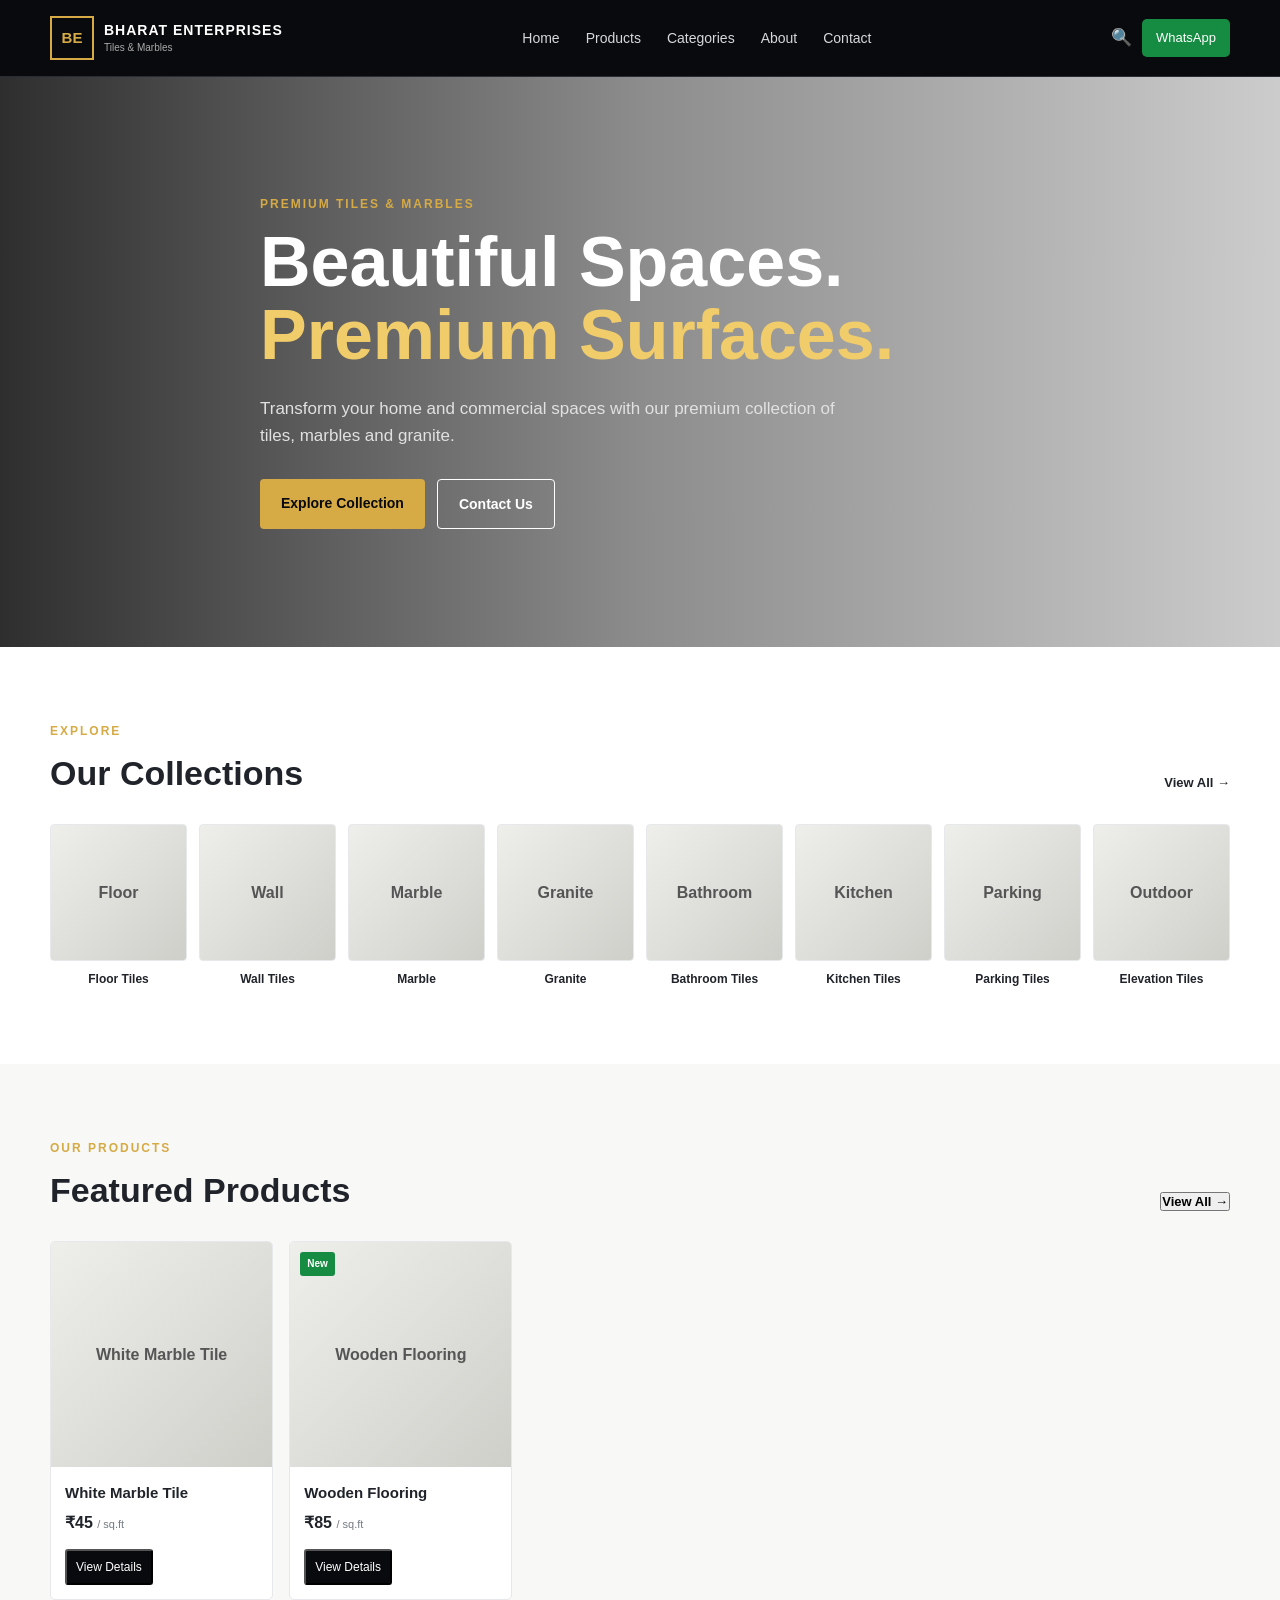
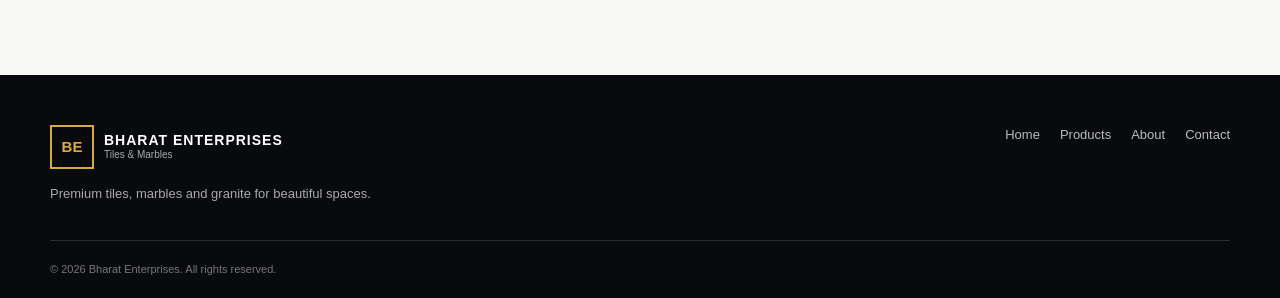
<file: index.html>
<!DOCTYPE html>
<html lang="en">
<head>
  <meta charset="UTF-8">
  <meta name="viewport" content="width=device-width, initial-scale=1.0">

  <title>Bharat Enterprises | Tiles & Marbles</title>
  <meta
    name="description"
    content="Bharat Enterprises - Premium Tiles, Marbles, Granite and more."
  >

  <link rel="stylesheet" href="src/style.css">
</head>

<body>

  <!-- HEADER -->
  <header class="header">
    <div class="container nav">

      <a href="#" class="logo">
        <span class="logo-mark">BE</span>

        <span class="logo-text">
          <strong>BHARAT ENTERPRISES</strong>
          <small>Tiles & Marbles</small>
        </span>
      </a>

      <nav class="nav-links">
        <a href="#home">Home</a>
        <a href="#products">Products</a>
        <a href="#categories">Categories</a>
        <a href="#about">About</a>
        <a href="#contact">Contact</a>
      </nav>

      <div class="nav-actions">
        <button class="icon-btn" aria-label="Search">
          🔍
        </button>

        <a href="#" class="whatsapp-btn">
          WhatsApp
        </a>
      </div>

    </div>
  </header>


  <!-- HERO -->
  <main>

    <section class="hero" id="home">

      <div class="hero-overlay"></div>

      <div class="container hero-content">

        <p class="eyebrow">
          PREMIUM TILES & MARBLES
        </p>

        <h1>
          Beautiful Spaces.<br>
          <span>Premium Surfaces.</span>
        </h1>

        <p class="hero-description">
          Transform your home and commercial spaces with our premium
          collection of tiles, marbles and granite.
        </p>

        <div class="hero-buttons">
          <a href="#products" class="btn btn-primary">
            Explore Collection
          </a>

          <a href="#contact" class="btn btn-dark">
            Contact Us
          </a>
        </div>

      </div>
    </section>


    <!-- CATEGORIES -->
    <section class="section" id="categories">

      <div class="container">

        <div class="section-heading">
          <div>
            <p class="eyebrow">EXPLORE</p>
            <h2>Our Collections</h2>
          </div>

          <a href="#products" class="view-all">
            View All →
          </a>
        </div>


        <div class="category-grid">

          <article class="category-card">
            <div class="category-image placeholder">
              Floor
            </div>
            <h3>Floor Tiles</h3>
          </article>

          <article class="category-card">
            <div class="category-image placeholder">
              Wall
            </div>
            <h3>Wall Tiles</h3>
          </article>

          <article class="category-card">
            <div class="category-image placeholder">
              Marble
            </div>
            <h3>Marble</h3>
          </article>

          <article class="category-card">
            <div class="category-image placeholder">
              Granite
            </div>
            <h3>Granite</h3>
          </article>

          <article class="category-card">
            <div class="category-image placeholder">
              Bathroom
            </div>
            <h3>Bathroom Tiles</h3>
          </article>

          <article class="category-card">
            <div class="category-image placeholder">
              Kitchen
            </div>
            <h3>Kitchen Tiles</h3>
          </article>

          <article class="category-card">
            <div class="category-image placeholder">
              Parking
            </div>
            <h3>Parking Tiles</h3>
          </article>

          <article class="category-card">
            <div class="category-image placeholder">
              Outdoor
            </div>
            <h3>Elevation Tiles</h3>
          </article>

        </div>

      </div>

    </section>


    <!-- FEATURED PRODUCTS -->
    <section class="section products-section" id="products">

      <div class="container">

        <div class="section-heading">
          <div>
            <p class="eyebrow">OUR PRODUCTS</p>
            <h2>Featured Products</h2>
          </div>

          <button type="button" class="view-all" onclick="showAllProducts(); return false;">
            View All →
          </button>
        </div>


        <div class="product-grid" id="publicProductGrid">
        </div>

      </div>

    </section>

  </main>


  <!-- FOOTER -->
  <footer class="footer">

    <div class="container footer-content">

      <div>
        <div class="footer-logo">
          <span class="logo-mark">BE</span>

          <span>
            <strong>BHARAT ENTERPRISES</strong>
            <small>Tiles & Marbles</small>
          </span>
        </div>

        <p>
          Premium tiles, marbles and granite for beautiful spaces.
        </p>
      </div>


      <div class="footer-links">

        <a href="#home">Home</a>
        <a href="#products">Products</a>
        <a href="#about">About</a>
        <a href="#contact">Contact</a>

      </div>

    </div>


    <div class="container copyright">
      © 2026 Bharat Enterprises. All rights reserved.
    </div>

  </footer>


  <script src="src/app.js"></script>

</body>
</html>
</file>
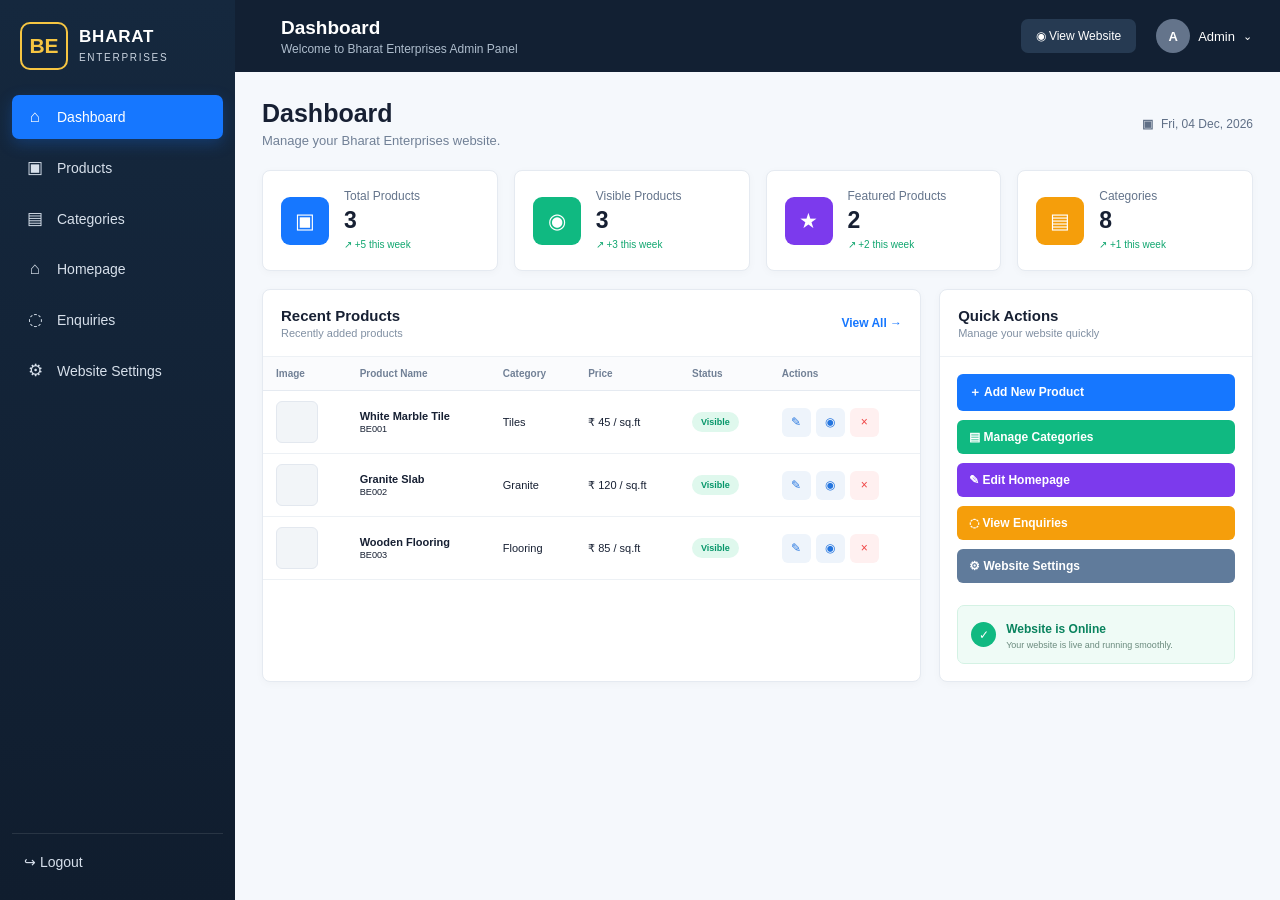
<file: admin/index.html>
<!DOCTYPE html>
<html lang="en">
<head>
  <meta charset="UTF-8">
  <meta name="viewport" content="width=device-width, initial-scale=1.0">
  <title>Bharat Enterprises — Admin Panel</title>
  <link rel="stylesheet" href="style.css">
</head>

<body>

<div class="admin-layout">

  <!-- SIDEBAR -->
  <aside class="sidebar" id="sidebar">

    <div class="brand">
      <div class="brand-logo">BE</div>
      <div>
        <h2>BHARAT</h2>
        <span>ENTERPRISES</span>
      </div>
    </div>

    <nav class="navigation">

      <button class="nav-link active" data-section="dashboard">
        <span>⌂</span> Dashboard
      </button>

      <button class="nav-link" data-section="products">
        <span>▣</span> Products
      </button>

      <button class="nav-link" data-section="categories">
        <span>▤</span> Categories
      </button>

      <button class="nav-link" data-section="homepage">
        <span>⌂</span> Homepage
      </button>

      <button class="nav-link" data-section="enquiries">
        <span>◌</span> Enquiries
      </button>

      <button class="nav-link" data-section="settings">
        <span>⚙</span> Website Settings
      </button>

    </nav>

    <button class="logout-btn" onclick="logout()">
      <span>↪</span> Logout
    </button>

  </aside>


  <!-- MAIN -->
  <main class="main-content">

    <!-- TOPBAR -->
    <header class="topbar">

      <button class="menu-button" onclick="toggleSidebar()">☰</button>

      <div class="top-title">
        <h1 id="pageTitle">Dashboard</h1>
        <p id="pageSubtitle">Welcome to Bharat Enterprises Admin Panel</p>
      </div>

      <div class="top-actions">

        <a href="../index.html" target="_blank" class="view-website">
          ◉ View Website
        </a>

        <div class="admin-user">
          <div class="admin-avatar">A</div>
          <span>Admin</span>
          <small>⌄</small>
        </div>

      </div>

    </header>


    <!-- DASHBOARD -->
    <section class="page-section active" id="dashboard">

      <div class="page-heading">
        <div>
          <h2>Dashboard</h2>
          <p>Manage your Bharat Enterprises website.</p>
        </div>

        <div class="date-box">
          <strong>▣</strong>
          <span id="currentDate"></span>
        </div>
      </div>


      <!-- STATS -->
      <div class="stats-grid">

        <div class="stat-card blue">
          <div class="stat-icon">▣</div>
          <div>
            <span>Total Products</span>
            <strong id="totalProducts">0</strong>
            <small>↗ +5 this week</small>
          </div>
        </div>

        <div class="stat-card green">
          <div class="stat-icon">◉</div>
          <div>
            <span>Visible Products</span>
            <strong id="visibleProducts">0</strong>
            <small>↗ +3 this week</small>
          </div>
        </div>

        <div class="stat-card purple">
          <div class="stat-icon">★</div>
          <div>
            <span>Featured Products</span>
            <strong id="featuredProducts">0</strong>
            <small>↗ +2 this week</small>
          </div>
        </div>

        <div class="stat-card orange">
          <div class="stat-icon">▤</div>
          <div>
            <span>Categories</span>
            <strong id="totalCategories">0</strong>
            <small>↗ +1 this week</small>
          </div>
        </div>

      </div>


      <div class="dashboard-grid">

        <!-- RECENT PRODUCTS -->
        <div class="content-card large-card">

          <div class="card-header">
            <div>
              <h3>Recent Products</h3>
              <p>Recently added products</p>
            </div>

            <button class="text-button" onclick="openSection('products')">
              View All →
            </button>
          </div>

          <div class="table-wrapper">

            <table>

              <thead>
                <tr>
                  <th>Image</th>
                  <th>Product Name</th>
                  <th>Category</th>
                  <th>Price</th>
                  <th>Status</th>
                  <th>Actions</th>
                </tr>
              </thead>

              <tbody id="recentProducts"></tbody>

            </table>

          </div>

        </div>


        <!-- QUICK ACTIONS -->
        <div class="content-card quick-card">

          <div class="card-header">
            <div>
              <h3>Quick Actions</h3>
              <p>Manage your website quickly</p>
            </div>
          </div>

          <div class="quick-actions">

            <button class="quick blue-btn" onclick="openProductModal()">
              ＋ Add New Product
            </button>

            <button class="quick green-btn" onclick="openSection('categories')">
              ▤ Manage Categories
            </button>

            <button class="quick purple-btn" onclick="openSection('homepage')">
              ✎ Edit Homepage
            </button>

            <button class="quick orange-btn" onclick="openSection('enquiries')">
              ◌ View Enquiries
            </button>

            <button class="quick gray-btn" onclick="openSection('settings')">
              ⚙ Website Settings
            </button>

          </div>


          <div class="online-box">
            <div class="online-icon">✓</div>
            <div>
              <strong>Website is Online</strong>
              <p>Your website is live and running smoothly.</p>
            </div>
          </div>

        </div>

      </div>

    </section>


    <!-- PRODUCTS -->
    <section class="page-section" id="products">

      <div class="page-heading">
        <div>
          <h2>Products</h2>
          <p>Manage your tiles, marble and granite products.</p>
        </div>

        <button class="primary-button" onclick="openProductModal()">
          ＋ Add Product
        </button>
      </div>


      <div class="filter-bar">

        <input
          type="search"
          id="productSearch"
          placeholder="⌕ Search products..."
        >

        <select id="productCategoryFilter">
          <option value="">All Categories</option>
        </select>

        <select id="productStatusFilter">
          <option value="">All Status</option>
          <option value="visible">Visible</option>
          <option value="hidden">Hidden</option>
        </select>

      </div>


      <div class="content-card">

        <div class="table-wrapper">

          <table>

            <thead>
              <tr>
                <th>Photo</th>
                <th>Product Name</th>
                <th>Category</th>
                <th>Price</th>
                <th>Status</th>
                <th>Actions</th>
              </tr>
            </thead>

            <tbody id="productsTable"></tbody>

          </table>

        </div>

      </div>

    </section>


    <!-- CATEGORIES -->
    <section class="page-section" id="categories">

      <div class="page-heading">
        <div>
          <h2>Categories</h2>
          <p>Manage product categories.</p>
        </div>

        <button class="primary-button" onclick="addCategoryPrompt()">
          ＋ Add Category
        </button>
      </div>


      <div class="content-card">

        <div class="category-grid" id="categoriesList"></div>

      </div>

    </section>


    <!-- HOMEPAGE -->
    <section class="page-section" id="homepage">

      <div class="page-heading">
        <div>
          <h2>Homepage</h2>
          <p>Control what appears on your homepage.</p>
        </div>
      </div>


      <div class="settings-grid">

        <div class="content-card">

          <div class="card-header">
            <div>
              <h3>Hero Section</h3>
              <p>Main homepage banner</p>
            </div>
          </div>

          <label>Heading</label>
          <input type="text" id="heroHeading">

          <label>Description</label>
          <textarea id="heroDescription"></textarea>

          <label>Hero Image</label>

          <div class="upload-area">

            <input
              type="file"
              id="heroImageFile"
              accept="image/*"
            >

            <label for="heroImageFile">
              📷 Change Image
            </label>

            <img id="heroImagePreview" alt="Hero Preview">

          </div>

          <input type="hidden" id="heroImage">

          <button class="primary-button" onclick="saveHomepage()">
            Save Changes
          </button>

        </div>


        <div class="content-card">

          <div class="card-header">
            <div>
              <h3>Display Settings</h3>
              <p>Control homepage sections</p>
            </div>
          </div>


          <div class="toggle-row">

            <div>
              <strong>Show Categories</strong>
              <p>Display categories on homepage.</p>
            </div>

            <label class="switch">
              <input type="checkbox" id="showCategories">
              <span></span>
            </label>

          </div>


          <div class="toggle-row">

            <div>
              <strong>Show Featured Products</strong>
              <p>Display featured products.</p>
            </div>

            <label class="switch">
              <input type="checkbox" id="showFeatured">
              <span></span>
            </label>

          </div>


          <div class="toggle-row">

            <div>
              <strong>Show About Section</strong>
              <p>Display about section.</p>
            </div>

            <label class="switch">
              <input type="checkbox" id="showAbout">
              <span></span>
            </label>

          </div>

        </div>

      </div>

    </section>


    <!-- ENQUIRIES -->
    <section class="page-section" id="enquiries">

      <div class="page-heading">
        <div>
          <h2>Enquiries</h2>
          <p>Customer enquiries from your website.</p>
        </div>
      </div>


      <div class="content-card empty-state">

        <div class="empty-icon">◌</div>

        <h3>No enquiries yet</h3>

        <p>
          Customer enquiries will appear here.
        </p>

      </div>

    </section>


    <!-- SETTINGS -->
    <section class="page-section" id="settings">

      <div class="page-heading">
        <div>
          <h2>Website Settings</h2>
          <p>Manage your business information and website options.</p>
        </div>
      </div>


      <div class="settings-grid">

        <div class="content-card">

          <div class="card-header">
            <div>
              <h3>Business Information</h3>
              <p>Your shop information</p>
            </div>
          </div>

          <label>Shop Name</label>
          <input type="text" id="shopName">

          <label>Tagline</label>
          <input type="text" id="tagline">

          <label>Phone</label>
          <input type="text" id="phone">

          <label>WhatsApp</label>
          <input type="text" id="whatsapp">

          <label>Address</label>
          <textarea id="address"></textarea>

          <label>Opening Hours</label>
          <input type="text" id="openingHours">

          <label>Email</label>
          <input type="email" id="email">

        </div>


        <div class="content-card">

          <div class="card-header">
            <div>
              <h3>Website Options</h3>
              <p>Control website behaviour</p>
            </div>
          </div>


          <div class="toggle-row">

            <div>
              <strong>Website Online</strong>
              <p>Show website to customers.</p>
            </div>

            <label class="switch">
              <input type="checkbox" id="websiteOnline">
              <span></span>
            </label>

          </div>


          <div class="toggle-row">

            <div>
              <strong>WhatsApp Button</strong>
              <p>Show WhatsApp button.</p>
            </div>

            <label class="switch">
              <input type="checkbox" id="whatsappButton">
              <span></span>
            </label>

          </div>


          <div class="toggle-row">

            <div>
              <strong>Product Prices</strong>
              <p>Show prices to customers.</p>
            </div>

            <label class="switch">
              <input type="checkbox" id="productPrices">
              <span></span>
            </label>

          </div>


          <button class="primary-button" onclick="saveSettings()">
            Save Settings
          </button>

        </div>

      </div>

    </section>

  </main>

</div>


<!-- PRODUCT MODAL -->
<div class="modal" id="productModal">

  <div class="modal-box">

    <div class="modal-header">

      <div>
        <h2 id="modalTitle">Add Product</h2>
        <p>Add product details and photo.</p>
      </div>

      <button class="close-modal" onclick="closeProductModal()">×</button>

    </div>


    <form id="productForm">

      <input type="hidden" id="productId">

      <div class="product-form-layout">

        <div class="product-fields">

          <label>Product Name *</label>
          <input type="text" id="productName" required>


          <label>Category *</label>
          <select id="productCategory" required></select>


          <div class="two-columns">

            <div>
              <label>Price</label>
              <input type="number" id="productPrice">
            </div>

            <div>
              <label>Unit</label>
              <select id="productUnit">
                <option value="sq.ft">sq.ft</option>
                <option value="piece">piece</option>
                <option value="box">box</option>
                <option value="sq.m">sq.m</option>
              </select>
            </div>

          </div>


          <div class="two-columns">

            <div>
              <label>Size</label>
              <input type="text" id="productSize" placeholder="e.g. 4 × 2 ft">
            </div>

            <div>
              <label>Finish</label>
              <input type="text" id="productFinish" placeholder="e.g. Glossy">
            </div>

          </div>


          <div class="two-columns">

            <div>
              <label>Color</label>
              <input type="text" id="productColor">
            </div>

            <div>
              <label>Material</label>
              <input type="text" id="productMaterial">
            </div>

          </div>


          <label>Product Code</label>
          <input type="text" id="productCode">


          <label>Description</label>
          <textarea id="productDescription"></textarea>

        </div>


        <!-- PHOTO UPLOAD -->
        <div class="photo-side">

          <label>Product Photo</label>

          <div class="photo-upload">

            <input
              type="file"
              id="productImageFile"
              accept="image/*"
            >

            <label for="productImageFile">

              <div class="upload-icon">↑</div>

              <strong>Click to upload photo</strong>

              <span>or drag and drop</span>

              <small>JPG, PNG (Max 5MB)</small>

            </label>

          </div>


          <div class="product-photo-preview" id="imagePreview"></div>

          <input type="hidden" id="productImage">


          <div class="modal-toggles">

            <div class="toggle-row">

              <div>
                <strong>Show on Website</strong>
                <p>Customers can see this product.</p>
              </div>

              <label class="switch">
                <input type="checkbox" id="productVisible" checked>
                <span></span>
              </label>

            </div>


            <div class="toggle-row">

              <div>
                <strong>Featured</strong>
                <p>Show in featured products.</p>
              </div>

              <label class="switch">
                <input type="checkbox" id="productFeatured">
                <span></span>
              </label>

            </div>


            <div class="toggle-row">

              <div>
                <strong>New Arrival</strong>
                <p>Mark as new arrival.</p>
              </div>

              <label class="switch">
                <input type="checkbox" id="productNewArrival">
                <span></span>
              </label>

            </div>

          </div>

        </div>

      </div>


      <div class="modal-footer">

        <button
          type="button"
          class="secondary-button"
          onclick="closeProductModal()"
        >
          Cancel
        </button>

        <button type="submit" class="primary-button">
          Save Product
        </button>

      </div>

    </form>

  </div>

</div>


<script src="app.js"></script>

</body>
</html>
</file>
<file: src/style.css>
* {
  margin: 0;
  padding: 0;
  box-sizing: border-box;
}

:root {
  --black: #080a0d;
  --dark: #11151a;
  --gold: #d6aa45;
  --gold-light: #f1cc6b;
  --white: #ffffff;
  --text: #20242a;
  --muted: #747a82;
  --border: #e6e8eb;
  --background: #f8f8f7;
}

html {
  scroll-behavior: smooth;
}

body {
  font-family: Arial, Helvetica, sans-serif;
  color: var(--text);
  background: var(--white);
  line-height: 1.6;
}

a {
  text-decoration: none;
  color: inherit;
}

.container {
  width: min(1180px, calc(100% - 32px));
  margin: auto;
}


/* HEADER */

.header {
  position: sticky;
  top: 0;
  z-index: 100;
  background: var(--black);
  color: white;
  border-bottom: 1px solid #292d32;
}

.nav {
  min-height: 76px;
  display: flex;
  align-items: center;
  justify-content: space-between;
  gap: 25px;
}

.logo {
  display: flex;
  align-items: center;
  gap: 10px;
}

.logo-mark {
  width: 44px;
  height: 44px;
  border: 2px solid var(--gold);
  color: var(--gold);
  display: grid;
  place-items: center;
  font-weight: 800;
  font-size: 15px;
}

.logo-text {
  display: flex;
  flex-direction: column;
  line-height: 1.1;
}

.logo-text strong {
  font-size: 14px;
  letter-spacing: 1px;
}

.logo-text small {
  color: #aaa;
  font-size: 10px;
  margin-top: 4px;
}

.nav-links {
  display: flex;
  gap: 26px;
  font-size: 14px;
}

.nav-links a {
  color: #d6d8db;
  transition: .2s;
}

.nav-links a:hover {
  color: var(--gold-light);
}

.nav-actions {
  display: flex;
  align-items: center;
  gap: 10px;
}

.icon-btn {
  background: transparent;
  color: white;
  border: 0;
  font-size: 17px;
  cursor: pointer;
}

.whatsapp-btn {
  background: #168c42;
  color: white;
  padding: 9px 14px;
  border-radius: 5px;
  font-size: 13px;
}


/* HERO */

.hero {
  min-height: 570px;
  position: relative;
  display: flex;
  align-items: center;

  background:
    linear-gradient(
      90deg,
      rgba(0, 0, 0, .82),
      rgba(0, 0, 0, .45),
      rgba(0, 0, 0, .2)
    ),
    url("https://images.unsplash.com/photo-1600607687939-ce8a6c25118c?auto=format&fit=crop&w=1800&q=85")
    center/cover;
}

.hero-overlay {
  position: absolute;
  inset: 0;
}

.hero-content {
  position: relative;
  color: white;
  max-width: 760px;
}

.eyebrow {
  color: var(--gold);
  font-size: 12px;
  font-weight: 700;
  letter-spacing: 2px;
  margin-bottom: 12px;
}

.hero h1 {
  font-size: clamp(42px, 6vw, 70px);
  line-height: 1.05;
  margin-bottom: 22px;
}

.hero h1 span {
  color: var(--gold-light);
}

.hero-description {
  max-width: 600px;
  color: #e1e1e1;
  font-size: 17px;
  margin-bottom: 30px;
}

.hero-buttons {
  display: flex;
  gap: 12px;
  flex-wrap: wrap;
}

.btn {
  padding: 13px 21px;
  border-radius: 4px;
  font-size: 14px;
  font-weight: 700;
}

.btn-primary {
  background: var(--gold);
  color: var(--black);
}

.btn-dark {
  border: 1px solid white;
  color: white;
}


/* SECTIONS */

.section {
  padding: 75px 0;
}

.section-heading {
  display: flex;
  align-items: end;
  justify-content: space-between;
  margin-bottom: 30px;
}

.section-heading h2 {
  font-size: 34px;
  line-height: 1.2;
}

.view-all {
  font-size: 13px;
  font-weight: 700;
}


/* CATEGORIES */

.category-grid {
  display: grid;
  grid-template-columns: repeat(8, 1fr);
  gap: 12px;
}

.category-card {
  text-align: center;
}

.category-image {
  aspect-ratio: 1;
  margin-bottom: 9px;
  border-radius: 4px;
  border: 1px solid var(--border);
  overflow: hidden;
}

.category-card h3 {
  font-size: 12px;
}

.placeholder {
  display: grid;
  place-items: center;
  background:
    linear-gradient(
      135deg,
      #eeeeeb,
      #cfcfca
    );
  color: #555;
  font-weight: 700;
}


/* PRODUCTS */

.products-section {
  background: var(--background);
}

.product-grid {
  display: grid;
  grid-template-columns: repeat(5, 1fr);
  gap: 16px;
}

.product-card {
  background: white;
  border: 1px solid var(--border);
  overflow: hidden;
  border-radius: 5px;
}

.product-image {
  height: 225px;
  min-height: 225px;
  position: relative;
  border: 0;
  border-radius: 0;
  overflow: hidden;
}

.product-image img {
  width: 100%;
  height: 100%;
  display: block;
  object-fit: cover;
}

.badge {
  position: absolute;
  top: 10px;
  left: 10px;
  background: #168c42;
  color: white;
  font-size: 10px;
  padding: 4px 7px;
  border-radius: 3px;
}

.product-info {
  padding: 14px;
}

.product-info h3 {
  font-size: 15px;
  margin-bottom: 5px;
}

.product-price {
  font-weight: 800;
  margin-bottom: 13px;
}

.product-price span {
  font-size: 11px;
  font-weight: 400;
  color: var(--muted);
}

.product-btn {
  display: block;
  text-align: center;
  background: var(--black);
  color: white;
  padding: 9px;
  font-size: 12px;
  border-radius: 3px;
}


/* ABOUT */

.about-section {
  background: white;
}

.about-grid {
  display: grid;
  grid-template-columns: 1fr 1fr;
  gap: 60px;
  align-items: center;
}

.about-grid h2 {
  font-size: 42px;
  line-height: 1.15;
  margin-bottom: 18px;
}

.about-text {
  color: var(--muted);
  margin-bottom: 25px;
}

.features {
  display: grid;
  grid-template-columns: 1fr 1fr;
  gap: 13px;
}

.feature {
  display: flex;
  align-items: center;
  gap: 9px;
  font-size: 13px;
}

.feature span {
  color: #168c42;
  font-weight: bold;
}

.about-image {
  min-height: 430px;
}


/* CONTACT */

.contact-section {
  background: var(--background);
}

.contact-grid {
  display: grid;
  grid-template-columns: repeat(3, 1fr);
  gap: 18px;
}

.contact-card {
  background: white;
  border: 1px solid var(--border);
  padding: 25px;
  display: flex;
  gap: 16px;
  align-items: flex-start;
}

.contact-icon {
  font-size: 25px;
}

.contact-card h3 {
  font-size: 15px;
  margin-bottom: 5px;
}

.contact-card p {
  color: var(--muted);
  font-size: 13px;
}


/* FOOTER */

.footer {
  background: var(--black);
  color: white;
  padding-top: 50px;
}

.footer-content {
  display: flex;
  justify-content: space-between;
  gap: 30px;
  padding-bottom: 35px;
}

.footer-logo {
  display: flex;
  gap: 10px;
  align-items: center;
}

.footer-logo span:last-child {
  display: flex;
  flex-direction: column;
  line-height: 1.2;
}

.footer-logo strong {
  font-size: 14px;
  letter-spacing: 1px;
}

.footer-logo small {
  color: #aaa;
  font-size: 10px;
}

.footer-content > div:first-child > p {
  color: #aaa;
  font-size: 13px;
  margin-top: 15px;
}

.footer-links {
  display: flex;
  gap: 20px;
  font-size: 13px;
  color: #bbb;
}

.copyright {
  border-top: 1px solid #292d32;
  padding: 20px 0;
  color: #777;
  font-size: 11px;
}


/* MOBILE */

@media (max-width: 900px) {

  .nav-links {
    display: none;
  }

  .category-grid {
    grid-template-columns: repeat(4, 1fr);
  }

  .product-grid {
    grid-template-columns: repeat(2, 1fr);
  }

  .about-grid {
    grid-template-columns: 1fr;
  }

  .contact-grid {
    grid-template-columns: 1fr;
  }

}


@media (max-width: 520px) {

  .container {
    width: min(100% - 22px, 1180px);
  }

  .nav {
    min-height: 65px;
  }

  .logo-mark {
    width: 38px;
    height: 38px;
  }

  .logo-text strong {
    font-size: 11px;
  }

  .whatsapp-btn {
    padding: 8px 9px;
    font-size: 11px;
  }

  .hero {
    min-height: 500px;
  }

  .hero h1 {
    font-size: 42px;
  }

  .section {
    padding: 55px 0;
  }

  .section-heading h2 {
    font-size: 27px;
  }

  .category-grid {
    grid-template-columns: repeat(2, 1fr);
  }

  .product-grid {
    grid-template-columns: 1fr 1fr;
    gap: 10px;
  }

  .product-image {
    height: 150px;
    min-height: 150px;
  }

  .product-info {
    padding: 10px;
  }

  .product-info h3 {
    font-size: 13px;
  }

  .about-grid h2 {
    font-size: 32px;
  }

  .features {
    grid-template-columns: 1fr;
  }

  .footer-content {
    flex-direction: column;
  }

  .footer-links {
    flex-wrap: wrap;
  }

}
</file>
<file: admin/style.css>
* {
  margin: 0;
  padding: 0;
  box-sizing: border-box;
}

:root {
  --blue: #1677ff;
  --blue-dark: #0d5ed7;
  --green: #10b981;
  --purple: #7c3aed;
  --orange: #f59e0b;
  --red: #ef4444;
  --dark: #122033;
  --sidebar: #132337;
  --text: #172033;
  --muted: #718096;
  --border: #e5eaf1;
  --bg: #f5f8fc;
  --white: #ffffff;
}

body {
  font-family: Arial, Helvetica, sans-serif;
  background: var(--bg);
  color: var(--text);
}

button,
input,
select,
textarea {
  font-family: inherit;
}

button {
  cursor: pointer;
  border: 0;
}

a {
  text-decoration: none;
  color: inherit;
}

/* =========================
   LAYOUT
========================= */

.admin-layout {
  min-height: 100vh;
  display: flex;
}

/* =========================
   SIDEBAR
========================= */

.sidebar {
  width: 235px;
  min-height: 100vh;
  background: linear-gradient(180deg, #15283e, #101d2e);
  color: white;
  position: fixed;
  left: 0;
  top: 0;
  bottom: 0;
  z-index: 1000;
  display: flex;
  flex-direction: column;
  padding: 22px 12px;
}

.brand {
  display: flex;
  align-items: center;
  gap: 11px;
  padding: 0 8px 25px;
}

.brand-logo {
  width: 48px;
  height: 48px;
  border: 2px solid #f5c542;
  color: #f5c542;
  display: flex;
  align-items: center;
  justify-content: center;
  font-size: 21px;
  font-weight: 800;
  border-radius: 10px;
}

.brand h2 {
  font-size: 17px;
  letter-spacing: .8px;
}

.brand span {
  font-size: 10px;
  letter-spacing: 1.7px;
  color: #cbd5e1;
}

.navigation {
  display: flex;
  flex-direction: column;
  gap: 6px;
}

.nav-link {
  width: 100%;
  padding: 12px 13px;
  color: #d7e0eb;
  background: transparent;
  border-radius: 7px;
  text-align: left;
  font-size: 14px;
  display: flex;
  align-items: center;
  gap: 12px;
  transition: .2s;
}

.nav-link span {
  width: 20px;
  text-align: center;
  font-size: 17px;
}

.nav-link:hover {
  background: rgba(255,255,255,.08);
  color: white;
}

.nav-link.active {
  background: var(--blue);
  color: white;
  box-shadow: 0 5px 15px rgba(22,119,255,.25);
}

.logout-btn {
  margin-top: auto;
  background: transparent;
  color: #d6dfeb;
  border-top: 1px solid rgba(255,255,255,.1);
  padding: 20px 12px 8px;
  text-align: left;
  font-size: 14px;
}

/* =========================
   MAIN
========================= */

.main-content {
  width: calc(100% - 235px);
  margin-left: 235px;
  min-height: 100vh;
}

.topbar {
  height: 72px;
  background: var(--dark);
  color: white;
  display: flex;
  align-items: center;
  padding: 0 28px;
  justify-content: space-between;
}

.menu-button {
  display: none;
  background: transparent;
  color: white;
  font-size: 23px;
}

.top-title {
  margin-right: auto;
  margin-left: 18px;
}

.top-title h1 {
  font-size: 19px;
}

.top-title p {
  font-size: 12px;
  color: #aebdcd;
  margin-top: 3px;
}

.top-actions {
  display: flex;
  align-items: center;
  gap: 20px;
}

.view-website {
  background: #263a52;
  padding: 10px 15px;
  border-radius: 7px;
  font-size: 12px;
}

.admin-user {
  display: flex;
  align-items: center;
  gap: 8px;
  font-size: 13px;
}

.admin-avatar {
  width: 34px;
  height: 34px;
  border-radius: 50%;
  background: #64748b;
  display: flex;
  align-items: center;
  justify-content: center;
  font-weight: bold;
}

/* =========================
   SECTIONS
========================= */

.page-section {
  display: none;
  padding: 27px;
}

.page-section.active {
  display: block;
}

.page-heading {
  display: flex;
  justify-content: space-between;
  align-items: center;
  margin-bottom: 22px;
}

.page-heading h2 {
  font-size: 25px;
}

.page-heading p {
  color: var(--muted);
  font-size: 13px;
  margin-top: 5px;
}

/* =========================
   BUTTONS
========================= */

.primary-button {
  background: var(--blue);
  color: white;
  padding: 11px 18px;
  border-radius: 7px;
  font-size: 13px;
  font-weight: 600;
  box-shadow: 0 4px 10px rgba(22,119,255,.18);
}

.primary-button:hover {
  background: var(--blue-dark);
}

.secondary-button {
  background: #eef2f7;
  color: #46566b;
  padding: 11px 18px;
  border-radius: 7px;
  font-size: 13px;
}

.text-button {
  color: var(--blue);
  background: transparent;
  font-size: 12px;
  font-weight: 600;
}

/* =========================
   DATE
========================= */

.date-box {
  display: flex;
  align-items: center;
  gap: 8px;
  color: #607087;
  font-size: 12px;
}

/* =========================
   STATS
========================= */

.stats-grid {
  display: grid;
  grid-template-columns: repeat(4, 1fr);
  gap: 16px;
  margin-bottom: 18px;
}

.stat-card {
  background: white;
  border: 1px solid var(--border);
  border-radius: 8px;
  padding: 18px;
  display: flex;
  align-items: center;
  gap: 15px;
  box-shadow: 0 2px 8px rgba(15,23,42,.03);
}

.stat-icon {
  width: 48px;
  height: 48px;
  border-radius: 9px;
  display: flex;
  align-items: center;
  justify-content: center;
  color: white;
  font-size: 21px;
}

.stat-card.blue .stat-icon {
  background: #1677ff;
}

.stat-card.green .stat-icon {
  background: #10b981;
}

.stat-card.purple .stat-icon {
  background: #7c3aed;
}

.stat-card.orange .stat-icon {
  background: #f59e0b;
}

.stat-card span {
  display: block;
  font-size: 12px;
  color: #64748b;
  margin-bottom: 4px;
}

.stat-card strong {
  display: block;
  font-size: 23px;
}

.stat-card small {
  color: #10a66f;
  font-size: 10px;
}

/* =========================
   DASHBOARD
========================= */

.dashboard-grid {
  display: grid;
  grid-template-columns: minmax(0, 2.1fr) minmax(270px, 1fr);
  gap: 18px;
}

.content-card {
  background: white;
  border: 1px solid var(--border);
  border-radius: 8px;
  box-shadow: 0 2px 8px rgba(15,23,42,.03);
  overflow: hidden;
}

.card-header {
  padding: 17px 18px;
  display: flex;
  align-items: center;
  justify-content: space-between;
  border-bottom: 1px solid #edf1f5;
}

.card-header h3 {
  font-size: 15px;
}

.card-header p {
  color: #8190a3;
  font-size: 11px;
  margin-top: 3px;
}

/* =========================
   TABLE
========================= */

.table-wrapper {
  width: 100%;
  overflow-x: auto;
}

table {
  width: 100%;
  border-collapse: collapse;
  min-width: 650px;
}

th {
  background: #fafbfd;
  color: #718096;
  font-size: 10px;
  font-weight: 600;
  text-align: left;
  padding: 11px 13px;
  border-bottom: 1px solid var(--border);
}

td {
  padding: 10px 13px;
  border-bottom: 1px solid #edf1f5;
  font-size: 11px;
  vertical-align: middle;
}

.product-thumb {
  width: 42px;
  height: 42px;
  object-fit: cover;
  border-radius: 6px;
  border: 1px solid #e3e8ef;
  background: #f2f5f8;
}

.status {
  display: inline-block;
  padding: 5px 9px;
  border-radius: 20px;
  font-size: 9px;
  font-weight: 700;
}

.status.visible {
  color: #059669;
  background: #dff8ed;
}

.status.hidden {
  color: #dc2626;
  background: #fee2e2;
}

.status.featured {
  color: #6d28d9;
  background: #ede9fe;
}

.action-buttons {
  display: flex;
  gap: 5px;
}

.action-btn {
  width: 29px;
  height: 29px;
  border-radius: 6px;
  background: #eef4fb;
  color: #2475df;
  font-size: 12px;
}

.action-btn.delete {
  color: #ef4444;
  background: #fff0f0;
}

.action-btn:hover {
  transform: translateY(-1px);
}

/* =========================
   QUICK ACTIONS
========================= */

.quick-actions {
  padding: 17px;
  display: flex;
  flex-direction: column;
  gap: 9px;
}

.quick {
  color: white;
  border-radius: 6px;
  padding: 10px 12px;
  text-align: left;
  font-size: 12px;
  font-weight: 600;
}

.blue-btn {
  background: #1677ff;
}

.green-btn {
  background: #10b981;
}

.purple-btn {
  background: #7c3aed;
}

.orange-btn {
  background: #f59e0b;
}

.gray-btn {
  background: #607b9b;
}

.online-box {
  margin: 5px 17px 17px;
  padding: 13px;
  border-radius: 7px;
  background: #effbf6;
  border: 1px solid #d4f2e4;
  display: flex;
  align-items: center;
  gap: 10px;
}

.online-icon {
  width: 25px;
  height: 25px;
  border-radius: 50%;
  background: #10b981;
  color: white;
  display: flex;
  justify-content: center;
  align-items: center;
  font-size: 12px;
}

.online-box strong {
  color: #09835e;
  font-size: 12px;
}

.online-box p {
  color: #6b8b7e;
  font-size: 9px;
  margin-top: 3px;
}

/* =========================
   FILTERS
========================= */

.filter-bar {
  background: white;
  padding: 13px;
  border: 1px solid var(--border);
  border-radius: 8px;
  margin-bottom: 16px;
  display: flex;
  gap: 10px;
}

.filter-bar input,
.filter-bar select {
  height: 38px;
}

.filter-bar input {
  flex: 1;
}

/* =========================
   FORMS
========================= */

label {
  display: block;
  font-size: 11px;
  font-weight: 600;
  color: #526176;
  margin: 14px 0 6px;
}

input,
select,
textarea {
  width: 100%;
  border: 1px solid #dce3eb;
  background: white;
  color: #243044;
  border-radius: 6px;
  padding: 10px 11px;
  font-size: 12px;
  outline: none;
}

input:focus,
select:focus,
textarea:focus {
  border-color: var(--blue);
  box-shadow: 0 0 0 2px rgba(22,119,255,.08);
}

textarea {
  min-height: 95px;
  resize: vertical;
}

.settings-grid {
  display: grid;
  grid-template-columns: 1fr 1fr;
  gap: 18px;
}

.settings-grid > .content-card {
  padding: 0 20px 20px;
}

/* =========================
   TOGGLE
========================= */

.toggle-row {
  display: flex;
  justify-content: space-between;
  align-items: center;
  gap: 15px;
  padding: 16px 0;
  border-bottom: 1px solid #edf1f5;
}

.toggle-row strong {
  font-size: 12px;
}

.toggle-row p {
  color: #8592a5;
  font-size: 10px;
  margin-top: 4px;
}

.switch {
  width: 40px;
  height: 22px;
  margin: 0;
  position: relative;
  flex-shrink: 0;
}

.switch input {
  display: none;
}

.switch span {
  position: absolute;
  inset: 0;
  background: #cbd5e1;
  border-radius: 20px;
  transition: .2s;
  cursor: pointer;
}

.switch span::after {
  content: "";
  position: absolute;
  width: 16px;
  height: 16px;
  left: 3px;
  top: 3px;
  background: white;
  border-radius: 50%;
  transition: .2s;
}

.switch input:checked + span {
  background: var(--blue);
}

.switch input:checked + span::after {
  transform: translateX(18px);
}

/* =========================
   UPLOAD
========================= */

.upload-area {
  margin-top: 6px;
  border: 1px dashed #cbd5e1;
  border-radius: 8px;
  padding: 12px;
  text-align: center;
}

.upload-area input {
  display: none;
}

.upload-area label {
  display: inline-block;
  background: #edf5ff;
  color: #1677ff;
  padding: 9px 13px;
  border-radius: 6px;
  cursor: pointer;
  margin: 0;
  font-size: 11px;
}

.upload-area img {
  display: block;
  width: 100%;
  max-height: 170px;
  object-fit: cover;
  border-radius: 7px;
  margin-top: 10px;
}

/* =========================
   CATEGORIES
========================= */

.category-grid {
  padding: 20px;
  display: grid;
  grid-template-columns: repeat(3, 1fr);
  gap: 12px;
}

.category-card {
  border: 1px solid var(--border);
  padding: 15px;
  border-radius: 8px;
  display: flex;
  align-items: center;
  justify-content: space-between;
}

.category-card strong {
  font-size: 13px;
}

.category-card small {
  display: block;
  color: #8a97a8;
  font-size: 10px;
  margin-top: 4px;
}

/* =========================
   EMPTY
========================= */

.empty-state {
  text-align: center;
  padding: 70px 20px;
}

.empty-icon {
  width: 55px;
  height: 55px;
  border-radius: 50%;
  background: #eef4fb;
  color: #5380b3;
  display: flex;
  justify-content: center;
  align-items: center;
  margin: auto;
  font-size: 25px;
}

.empty-state h3 {
  margin-top: 14px;
  font-size: 16px;
}

.empty-state p {
  color: #8491a3;
  font-size: 12px;
  margin-top: 5px;
}

/* =========================
   MODAL
========================= */

.modal {
  display: none;
  position: fixed;
  inset: 0;
  background: rgba(15,23,42,.6);
  z-index: 2000;
  align-items: center;
  justify-content: center;
  padding: 20px;
}

.modal.active {
  display: flex;
}

.modal-box {
  width: min(900px, 100%);
  max-height: 94vh;
  overflow-y: auto;
  background: white;
  border-radius: 10px;
  box-shadow: 0 20px 60px rgba(0,0,0,.2);
}

.modal-header {
  padding: 18px 20px;
  border-bottom: 1px solid var(--border);
  display: flex;
  justify-content: space-between;
}

.modal-header h2 {
  font-size: 18px;
}

.modal-header p {
  color: #8592a5;
  font-size: 11px;
  margin-top: 4px;
}

.close-modal {
  background: transparent;
  font-size: 25px;
  color: #718096;
}

.product-form-layout {
  display: grid;
  grid-template-columns: 1.15fr .85fr;
  gap: 25px;
  padding: 20px;
}

.product-fields {
  min-width: 0;
}

.photo-side {
  min-width: 0;
}

.two-columns {
  display: grid;
  grid-template-columns: 1fr 1fr;
  gap: 12px;
}

.photo-upload {
  border: 2px dashed #cbd5e1;
  border-radius: 9px;
  min-height: 220px;
  margin-top: 6px;
  position: relative;
  overflow: hidden;
  background: #fafcff;
}

.photo-upload input {
  display: none;
}

.photo-upload > label {
  position: absolute;
  inset: 0;
  margin: 0;
  cursor: pointer;
  display: flex;
  flex-direction: column;
  align-items: center;
  justify-content: center;
  text-align: center;
}

.upload-icon {
  width: 45px;
  height: 45px;
  border-radius: 50%;
  background: #eaf3ff;
  color: var(--blue);
  display: flex;
  align-items: center;
  justify-content: center;
  font-size: 23px;
  margin-bottom: 12px;
}

.photo-upload strong {
  color: #334155;
  font-size: 12px;
}

.photo-upload span {
  color: #8794a5;
  font-size: 10px;
  margin-top: 5px;
}

.photo-upload small {
  color: #a0aaba;
  font-size: 9px;
  margin-top: 7px;
}

.product-photo-preview img {
  width: 100%;
  max-height: 180px;
  object-fit: cover;
  border-radius: 7px;
  margin-top: 12px;
}

.modal-toggles {
  margin-top: 8px;
}

.modal-footer {
  border-top: 1px solid var(--border);
  padding: 15px 20px;
  display: flex;
  justify-content: flex-end;
  gap: 10px;
}

/* =========================
   RESPONSIVE
========================= */

@media (max-width: 1100px) {

  .stats-grid {
    grid-template-columns: repeat(2, 1fr);
  }

  .dashboard-grid {
    grid-template-columns: 1fr;
  }

  .category-grid {
    grid-template-columns: repeat(2, 1fr);
  }

}

@media (max-width: 800px) {

  .sidebar {
    transform: translateX(-100%);
    transition: .25s;
  }

  .sidebar.open {
    transform: translateX(0);
  }

  .main-content {
    width: 100%;
    margin-left: 0;
  }

  .menu-button {
    display: block;
  }

  .topbar {
    padding: 0 15px;
  }

  .top-title {
    margin-left: 10px;
  }

  .top-title p {
    display: none;
  }

  .view-website {
    display: none;
  }

  .admin-user span,
  .admin-user small {
    display: none;
  }

  .page-section {
    padding: 18px 13px;
  }

  .page-heading {
    align-items: flex-start;
    gap: 12px;
  }

  .page-heading h2 {
    font-size: 21px;
  }

  .settings-grid {
    grid-template-columns: 1fr;
  }

  .product-form-layout {
    grid-template-columns: 1fr;
  }

}

@media (max-width: 550px) {

  .stats-grid {
    grid-template-columns: 1fr;
  }

  .filter-bar {
    flex-direction: column;
  }

  .category-grid {
    grid-template-columns: 1fr;
  }

  .two-columns {
    grid-template-columns: 1fr;
  }

  .modal {
    padding: 8px;
  }

  .modal-box {
    max-height: 96vh;
  }

  .product-form-layout {
    padding: 15px;
  }

  .stat-card {
    padding: 15px;
  }

}
</file>
